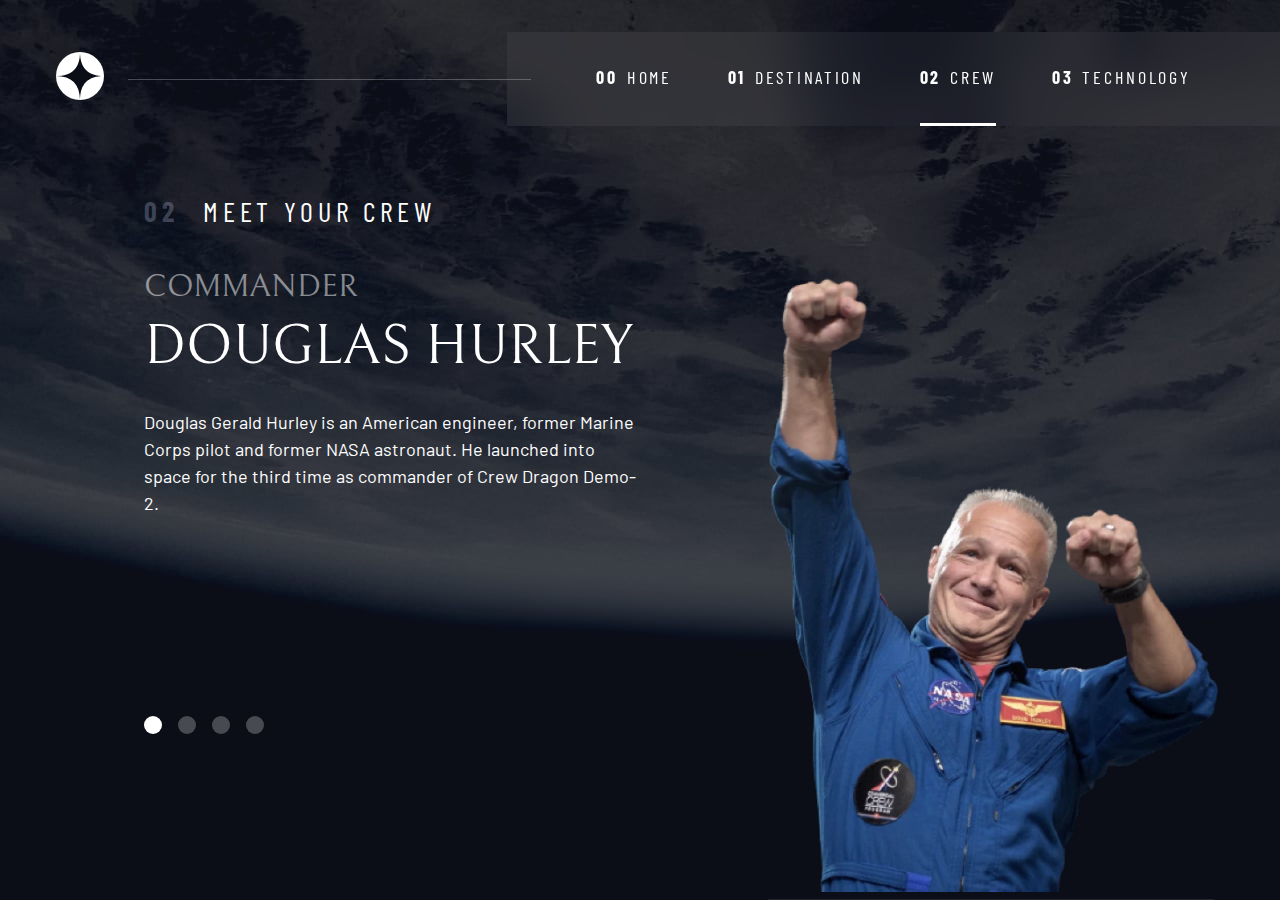
<file: crew.html>
<!DOCTYPE html>
<html lang="en">

<head>
  <meta charset="UTF-8">
  <meta name="viewport" content="width=device-width, initial-scale=1.0">

  <link rel="icon" type="image/png" sizes="32x32" href="./assets/favicon-32x32.png">
  <!-- Google fonts -->
  <link rel="preconnect" href="https://fonts.googleapis.com">
  <link rel="preconnect" href="https://fonts.gstatic.com" crossorigin>
  <link
    href="https://fonts.googleapis.com/css2?family=Barlow+Condensed:wght@400;700&family=Bellefair&family=Barlow:wght@400;700&display=swap"
    rel="stylesheet">

  <!-- Our custom CSS -->
  <link rel="stylesheet" href="index.css">
  <title>Frontend Mentor | Space tourism website</title>
  <script src="navigation.js" defer></script>
  <script src="tabs.js" defer></script>
</head>

<body class="crew">
  <a class="skip-to-content" href="#main">Skip to content</a>
  <header class="primary-header flex">
    <div>
      <img src="./assets/shared/logo.svg" alt="space tourism logo" class="logo">
    </div>
    <button class="mobile-nav-toggle" aria-controls="primary-navigation"><span class="sr-only"
        aria-expanded="false">Menu</span></button>
    <nav>
      <ul id="primary-navigation" data-visible="false" class="primary-navigation underline-indicators flex">
        <li><a class="ff-sans-cond uppercase text-white letter-spacing-2" href="index.html"><span
              aria-hidden="true">00</span>Home</a>
        <li><a class="ff-sans-cond uppercase text-white letter-spacing-2" href="destination.html"><span
              aria-hidden="true">01</span>Destination</a>
        <li class="active"><a class="ff-sans-cond uppercase text-white letter-spacing-2" href="crew.html"><span
              aria-hidden="true">02</span>Crew</a>
        <li><a class="ff-sans-cond uppercase text-white letter-spacing-2" href="technology.html"><span
              aria-hidden="true">03</span>Technology</a>
      </ul>
    </nav>
  </header>

  <main id="main" class="grid-container grid-container--crew flow">

    <h1 class="numbered-title"><span aria-hidden="true">02</span> Meet your crew</h1>
    <div class="dot-indicators flex" role="tablist" aria-label="crew member list">
      <button aria-selected="true" aria-controls="commander-tab" data-image="commander-image" role="tab" tabindex="0"><span class="sr-only">The commander</span></button>
      <button aria-selected="false" aria-controls="specialist-tab" data-image="specialist-image" role="tab" tabindex="-1"><span class="sr-only">The mission specialist</span></button>
      <button aria-selected="false" aria-controls="pilot-tab" data-image="pilot-image" role="tab" tabindex="-1"><span class="sr-only">The pilot</span></button>
      <button aria-selected="false" aria-controls="engineer-tab" data-image="engineer-image" role="tab" tabindex="-1"><span class="sr-only">The crew engineer</span></button>
    </div>
    
    <!-- commander -->
    <article class="crew-details flow" id="commander-tab" role="tabpanel" tabindex="0">
      <header class="flow flow--space-small">
        <h2 class="fs-600 ff-serif uppercase">Commander</h2>
        <p class="fs-700 uppercase ff-serif">Douglas Hurley</p>
      </header>
      <p>Douglas Gerald Hurley is an American engineer, former Marine Corps pilot
        and former NASA astronaut. He launched into space for the third time as
        commander of Crew Dragon Demo-2.</p>
    </article>

    <!-- mission specialist -->
    <article hidden class="crew-details flow" id="specialist-tab" role="tabpanel" tabindex="0">
      <header class="flow flow--space-small">
        <h2 class="fs-600 ff-serif uppercase">Mission Specialist</h2>
        <p class="fs-700 uppercase ff-serif">Mark SHuttleworth</p>
      </header>
      <p>Mark Richard Shuttleworth is the founder and CEO of Canonical, the company behind
        the Linux-based Ubuntu operating system. Shuttleworth became the first South
        African to travel to space as a space tourist.</p>
    </article> 
    
    <!-- pilot -->
    <article hidden class="crew-details flow" id="pilot-tab" role="tabpanel" tabindex="0">
      <header class="flow flow--space-small">
        <h2 class="fs-600 ff-serif uppercase">Pilot</h2>
        <p class="fs-700 uppercase ff-serif">Victor Glover</p>
      </header>
      <p>Pilot on the first operational flight of the SpaceX Crew Dragon to the
        International Space Station. Glover is a commander in the U.S. Navy where
        he pilots an F/A-18.He was a crew member of Expedition 64, and served as a
        station systems flight engineer.</p>
    </article> 
    
    <!-- engineer -->
    <article hidden class="crew-details flow" id="engineer-tab" role="tabpanel" tabindex="0">
      <header class="flow flow--space-small">
        <h2 class="fs-600 ff-serif uppercase">Flight Engineer</h2>
        <p class="fs-700 uppercase ff-serif">Anousheh Ansari</p>
      </header>
      <p>Anousheh Ansari is an Iranian American engineer and co-founder of Prodea Systems.
        Ansari was the fourth self-funded space tourist, the first self-funded woman to
        fly to the ISS, and the first Iranian in space.</p>
    </article> 

    <picture id="commander-image">
      <source srcset="assets/crew/image-douglas-hurley.webp" type="image/webp">
      <img src="assets/crew/image-douglas-hurley.png" alt="Douglas Hurley">
    </picture>

    <picture hidden id="specialist-image">
      <source srcset="assets/crew/image-mark-shuttleworth.webp" type="image/webp">
      <img src="assets/crew/image-mark-shuttleworth.png" alt="Mark Shuttleworth">
    </picture>

    <picture hidden id="pilot-image">
      <source srcset="assets/crew/image-victor-glover.webp" type="image/webp">
      <img src="assets/crew/image-victor-glover.png" alt="Victor Glover">
    </picture>

    <picture hidden id="engineer-image">
      <source srcset="assets/crew/image-anousheh-ansari.webp" type="image/webp">
      <img src="assets/crew/image-anousheh-ansari.png" alt="Anousheh Ansari">
    </picture>
  </main>
</body>

</html>
</file>
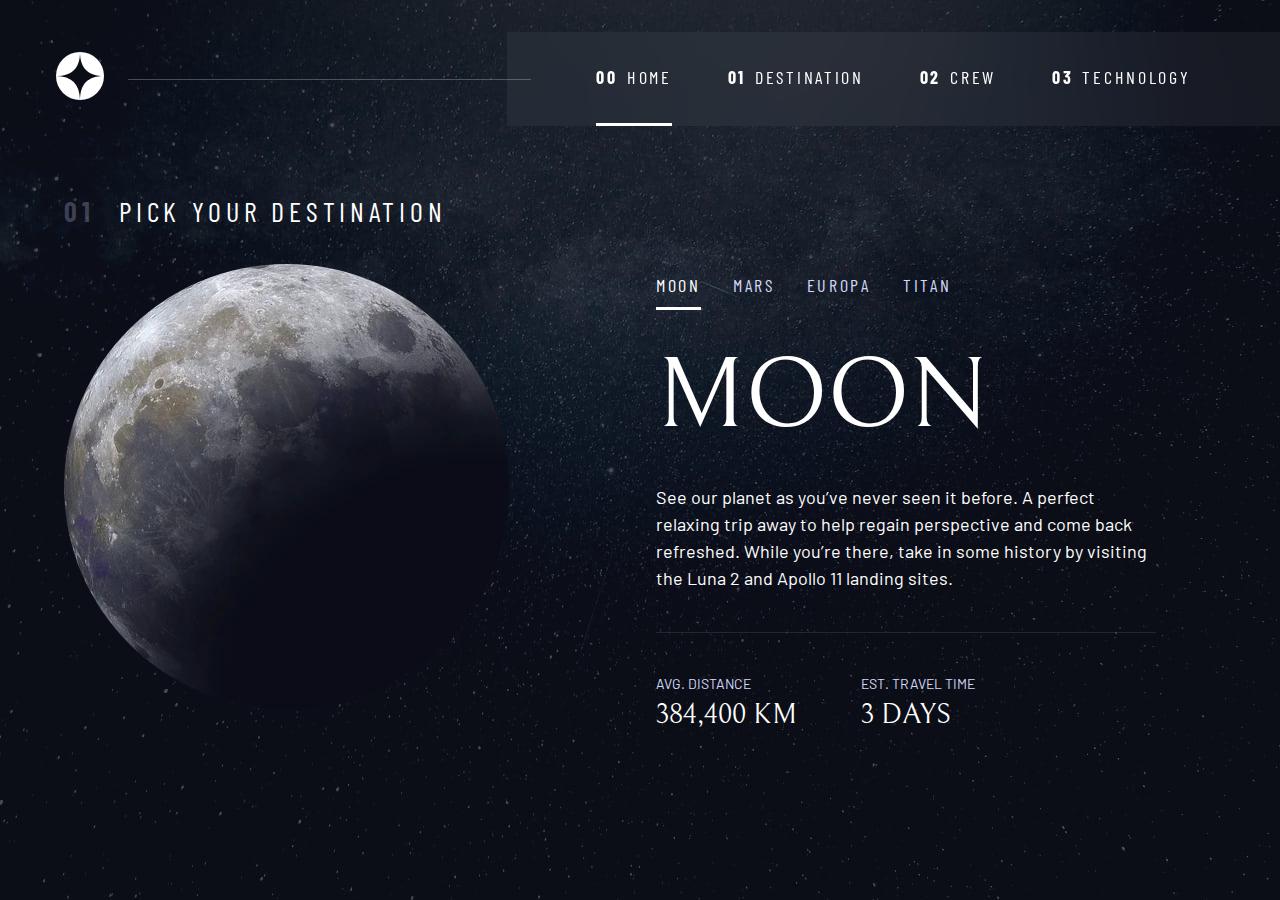
<file: destination-moon.html>
<!DOCTYPE html>
<html lang="en">

<head>
  <meta charset="UTF-8">
  <meta name="viewport" content="width=device-width, initial-scale=1.0">

  <link rel="icon" type="image/png" sizes="32x32" href="./assets/favicon-32x32.png">
  <!-- Google fonts -->
  <link rel="preconnect" href="https://fonts.googleapis.com">
  <link rel="preconnect" href="https://fonts.gstatic.com" crossorigin>
  <link
    href="https://fonts.googleapis.com/css2?family=Barlow+Condensed:wght@400;700&family=Bellefair&family=Barlow:wght@400;700&display=swap"
    rel="stylesheet">

  <!-- Our custom CSS -->
  <link rel="stylesheet" href="index.css">
  <title>Frontend Mentor | Space tourism website</title>
  <script src="index.js" defer></script>
</head>

<body class="destination">
  <a class="skip-to-content" href="#main">Skip to content</a>
  <header class="primary-header flex">
    <div>
      <img src="./assets/shared/logo.svg" alt="space tourism logo" class="logo">
    </div>
    <button class="mobile-nav-toggle" aria-controls="primary-navigation"><span class="sr-only"
        aria-expanded="false">Menu</span></button>
    <nav>
      <ul id="primary-navigation" data-visible="false" class="primary-navigation underline-indicators flex">
        <li class="active"><a class="ff-sans-cond uppercase text-white letter-spacing-2" href="index.html"><span
              aria-hidden="true">00</span>Home</a>
        <li><a class="ff-sans-cond uppercase text-white letter-spacing-2" href="destination.html"><span
              aria-hidden="true">01</span>Destination</a>
        <li><a class="ff-sans-cond uppercase text-white letter-spacing-2" href="crew.html"><span
              aria-hidden="true">02</span>Crew</a>
        <li><a class="ff-sans-cond uppercase text-white letter-spacing-2" href="technology.html"><span
              aria-hidden="true">03</span>Technology</a>
      </ul>
    </nav>
  </header>

  <main id="main" class="grid-container grid-container--destination flow">
    <h1 class="numbered-title"><span aria-hidden="true">01</span> Pick your destination</h1>

    <picture>
      <source srcset="assets/destination/image-moon.webp" type="image/webp">
      <img src="assets/destination/image-moon.png" alt="the moon">
    </picture>

    <div class="tab-list underline-indicators flex">
      <button aria-selected="true" class="uppercase ff-sans-cond text-accent letter-spacing-2">Moon</button>
      <button aria-selected="false" class="uppercase ff-sans-cond text-accent letter-spacing-2">Mars</button>
      <button aria-selected="false" class="uppercase ff-sans-cond text-accent letter-spacing-2">Europa</button>
      <button aria-selected="false" class="uppercase ff-sans-cond text-accent letter-spacing-2">Titan</button>
    </div>

    <article class="destination-info flow">
      <h2 class="fs-800 uppercase ff-serif">Moon</h2>

      <p>See our planet as you’ve never seen it before. A perfect relaxing trip away to help
        regain perspective and come back refreshed. While you’re there, take in some history
        by visiting the Luna 2 and Apollo 11 landing sites.</p>

      <div class="destination-meta flex">
        <div>
          <h3 class="text-accent fs-200 uppercase">Avg. distance</h3>
          <p class="ff-serif uppercase">384,400 km</p>
        </div>
        <div>
          <h3 class="text-accent fs-200 uppercase">Est. travel time</h3>
          <p class="ff-serif uppercase">3 days</p>
        </div>
      </div>

    </article>
  </main>


</html>
</file>
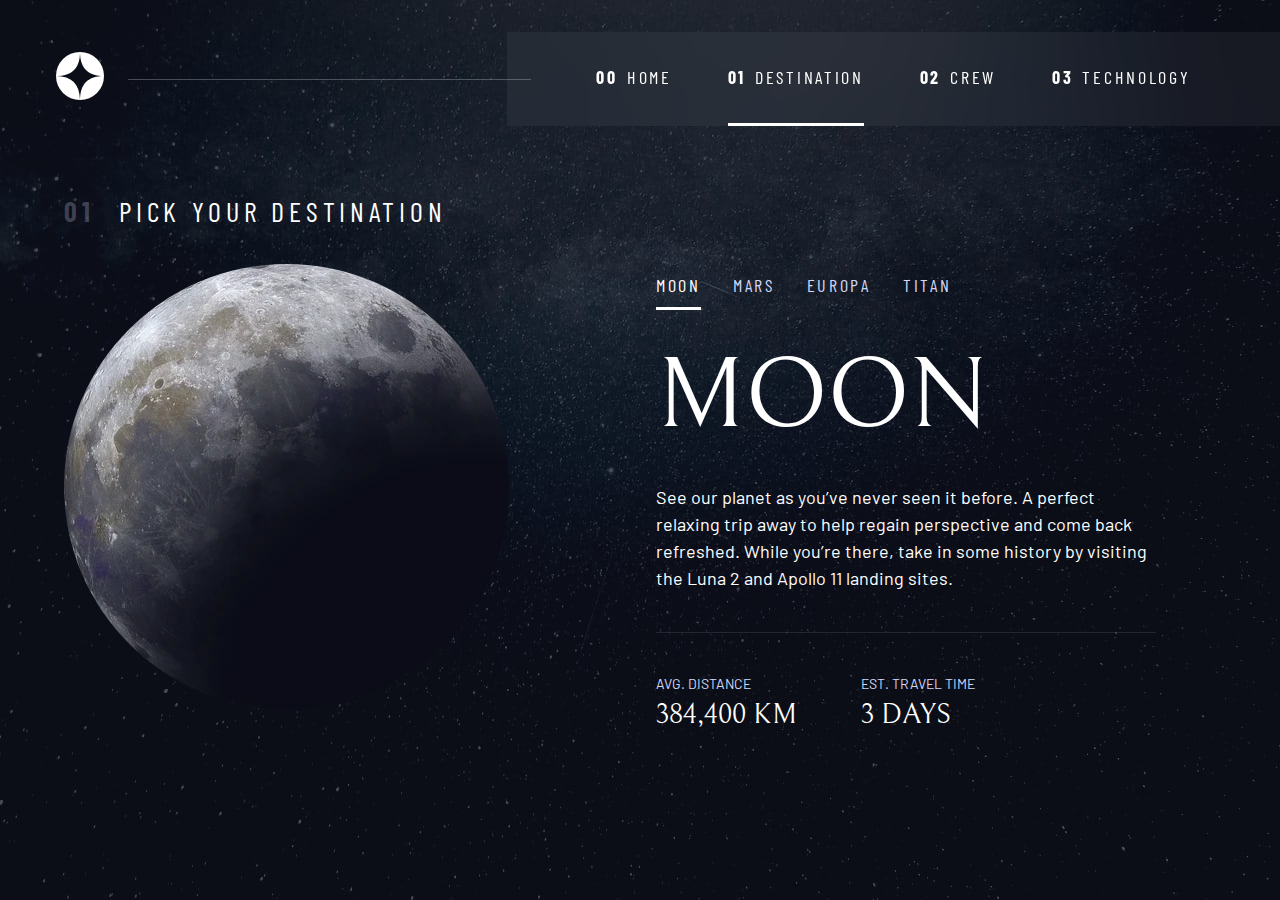
<file: destination.html>
<!DOCTYPE html>
<html lang="en">

<head>
  <meta charset="UTF-8">
  <meta name="viewport" content="width=device-width, initial-scale=1.0">

  <link rel="icon" type="image/png" sizes="32x32" href="./assets/favicon-32x32.png">
  <!-- Google fonts -->
  <link rel="preconnect" href="https://fonts.googleapis.com">
  <link rel="preconnect" href="https://fonts.gstatic.com" crossorigin>
  <link
    href="https://fonts.googleapis.com/css2?family=Barlow+Condensed:wght@400;700&family=Bellefair&family=Barlow:wght@400;700&display=swap"
    rel="stylesheet">

  <!-- Our custom CSS -->
  <link rel="stylesheet" href="index.css">
  <title>Frontend Mentor | Space tourism website</title>
  <script src="navigation.js" defer></script>
  <script src="tabs.js" defer></script>
</head>

<body class="destination">
  <a class="skip-to-content" href="#main">Skip to content</a>
  <header class="primary-header flex">
    <div>
      <img src="./assets/shared/logo.svg" alt="space tourism logo" class="logo">
    </div>
    <button class="mobile-nav-toggle" aria-controls="primary-navigation"><span class="sr-only"
        aria-expanded="false">Menu</span></button>
    <nav>
      <ul id="primary-navigation" data-visible="false" class="primary-navigation underline-indicators flex">
        <li><a class="ff-sans-cond uppercase text-white letter-spacing-2" href="index.html"><span
              aria-hidden="true">00</span>Home</a>
        <li class="active"><a class="ff-sans-cond uppercase text-white letter-spacing-2" href="destination.html"><span
              aria-hidden="true">01</span>Destination</a>
        <li><a class="ff-sans-cond uppercase text-white letter-spacing-2" href="crew.html"><span
              aria-hidden="true">02</span>Crew</a>
        <li><a class="ff-sans-cond uppercase text-white letter-spacing-2" href="technology.html"><span
              aria-hidden="true">03</span>Technology</a>
      </ul>
    </nav>
  </header>

  <main id="main" class="grid-container grid-container--destination flow">
    <h1 class="numbered-title"><span aria-hidden="true">01</span> Pick your destination</h1>

    <picture id="moon-image">
      <source srcset="assets/destination/image-moon.webp" type="image/webp">
      <img src="assets/destination/image-moon.png" alt="the moon">
    </picture>

    <picture hidden id="mars-image">
      <source srcset="assets/destination/image-mars.webp" type="image/webp">
      <img src="assets/destination/image-mars.png" alt="the mars">
    </picture>

    <picture hidden id="europa-image">
      <source srcset="assets/destination/image-europa.webp" type="image/webp">
      <img src="assets/destination/image-europa.png" alt="the europa">
    </picture>
    
    <picture hidden id="titan-image">
      <source srcset="assets/destination/image-titan.webp" type="image/webp">
      <img src="assets/destination/image-titan.png" alt="the titan">
    </picture>

    <div class="tab-list underline-indicators flex" role="tablist" aria-label="destination list">
      <button aria-selected="true" role="tab" aria-controls="moon-tab" data-image="moon-image" class="uppercase ff-sans-cond text-accent letter-spacing-2" tabindex="0">Moon</button>
      <button aria-selected="false" role="tab" aria-controls="mars-tab" data-image="mars-image" class="uppercase ff-sans-cond text-accent letter-spacing-2" tabindex="-1">Mars</button>
      <button aria-selected="false" role="tab" aria-controls="europa-tab" data-image="europa-image" class="uppercase ff-sans-cond text-accent letter-spacing-2" tabindex="-1">Europa</button>
      <button aria-selected="false" role="tab" aria-controls="titan-tab" data-image="titan-image" class="uppercase ff-sans-cond text-accent letter-spacing-2" tabindex="-1">Titan</button>
  </div>

    <!-- The moon -->
    <article class="destination-info flow" id="moon-tab" tabindex="0" role="tabpanel">
      <h2 class="fs-800 uppercase ff-serif">Moon</h2>

      <p>See our planet as you’ve never seen it before. A perfect relaxing trip away to help
        regain perspective and come back refreshed. While you’re there, take in some history
        by visiting the Luna 2 and Apollo 11 landing sites.</p>

      <div class="destination-meta flex">
        <div>
          <h3 class="text-accent fs-200 uppercase">Avg. distance</h3>
          <p class="ff-serif uppercase">384,400 km</p>
        </div>
        <div>
          <h3 class="text-accent fs-200 uppercase">Est. travel time</h3>
          <p class="ff-serif uppercase">3 days</p>
        </div>
      </div>
    </article>

    <!-- Mars -->
    <article hidden class="destination-info flow" id="mars-tab" tabindex="0" role="tabpanel">
      <h2 class="fs-800 uppercase ff-serif">Mars</h2>

      <p>Don’t forget to pack your hiking boots. You’ll need them to tackle Olympus Mons,
        the tallest planetary mountain in our solar system. It’s two and a half times
        the size of Everest!</p>

      <div class="destination-meta flex">
        <div>
          <h3 class="text-accent fs-200 uppercase">Avg. distance</h3>
          <p class="ff-serif uppercase">225 mil. km</p>
        </div>
        <div>
          <h3 class="text-accent fs-200 uppercase">Est. travel time</h3>
          <p class="ff-serif uppercase">9 months</p>
        </div>
      </div>
    </article>

    <!-- Europa -->
    <article hidden class="destination-info flow" id="europa-tab" tabindex="0" role="tabpanel">
      <h2 class="fs-800 uppercase ff-serif">Europa</h2>

      <p>The smallest of the four Galilean moons orbiting Jupiter, Europa is a
        winter lover’s dream. With an icy surface, it’s perfect for a bit of
        ice skating, curling, hockey, or simple relaxation in your snug
        wintery cabin.</p>
      <div class="destination-meta flex">
        <div>
          <h3 class="text-accent fs-200 uppercase">Avg. distance</h3>
          <p class="ff-serif uppercase">628 mil. km</p>
        </div>
        <div>
          <h3 class="text-accent fs-200 uppercase">Est. travel time</h3>
          <p class="ff-serif uppercase">3 years</p>
        </div>
      </div>
    </article>

    <!-- Titan -->
    <article hidden class="destination-info flow" id="titan-tab" tabindex="0" role="tabpanel">
      <h2 class="fs-800 uppercase ff-serif">Titan</h2>

      <p>The only moon known to have a dense atmosphere other than Earth, Titan
        is a home away from home (just a few hundred degrees colder!). As a
        bonus, you get striking views of the Rings of Saturn.</p>

      <div class="destination-meta flex">
        <div>
          <h3 class="text-accent fs-200 uppercase">Avg. distance</h3>
          <p class="ff-serif uppercase">1.6 bil. km</p>
        </div>
        <div>
          <h3 class="text-accent fs-200 uppercase">Est. travel time</h3>
          <p class="ff-serif uppercase">7 years</p>
        </div>
      </div>
    </article>

  </main>


</html>
</file>
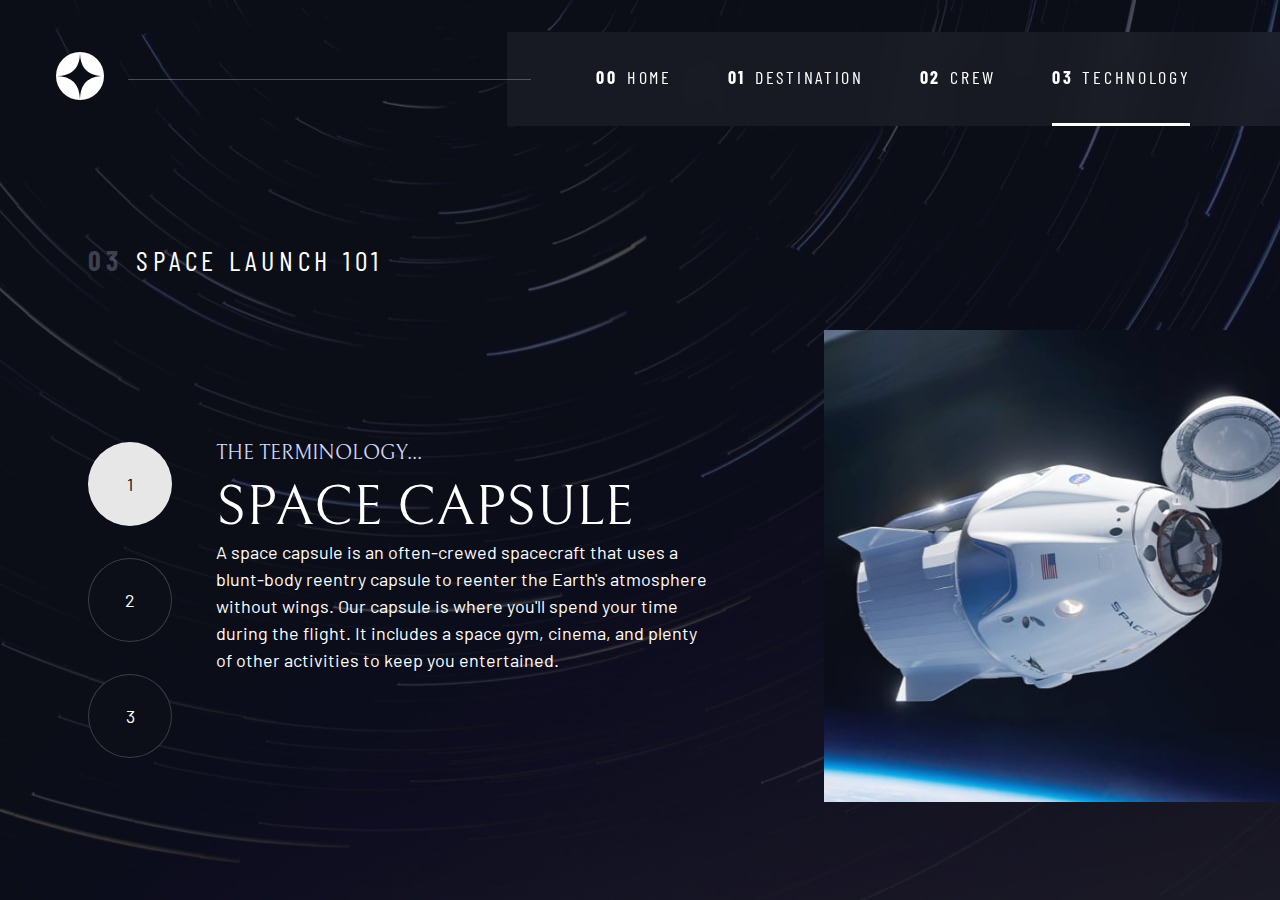
<file: technology.html>
<!DOCTYPE html>
<html lang="en">

<head>
  <meta charset="UTF-8">
  <meta name="viewport" content="width=device-width, initial-scale=1.0">

  <link rel="icon" type="image/png" sizes="32x32" href="./assets/favicon-32x32.png">
  <!-- Google fonts -->
  <link rel="preconnect" href="https://fonts.googleapis.com">
  <link rel="preconnect" href="https://fonts.gstatic.com" crossorigin>
  <link
    href="https://fonts.googleapis.com/css2?family=Barlow+Condensed:wght@400;700&family=Bellefair&family=Barlow:wght@400;700&display=swap"
    rel="stylesheet">

  <!-- Our custom CSS -->
  <link rel="stylesheet" href="index.css">
  <title>Frontend Mentor | Space tourism website</title>
  <script src="navigation.js" defer></script>
  <script src="tabs.js" defer></script>
</head>

<body class="technology">
  <a class="skip-to-content" href="#main">Skip to main content</a>

  <header class="primary-header flex">
    <div>
      <img src="./assets/shared/logo.svg" alt="space tourism logo" class="logo">
    </div>
    <button class="mobile-nav-toggle" aria-controls="primary-navigation"><span class="sr-only"
        aria-expanded="false">Menu</span></button>
    <nav>
      <ul id="primary-navigation" data-visible="false" class="primary-navigation underline-indicators flex">
        <li><a class="ff-sans-cond uppercase text-white letter-spacing-2" href="index.html"><span
              aria-hidden="true">00</span>Home</a>
        <li><a class="ff-sans-cond uppercase text-white letter-spacing-2" href="destination.html"><span
              aria-hidden="true">01</span>Destination</a>
        <li><a class="ff-sans-cond uppercase text-white letter-spacing-2" href="crew.html"><span
              aria-hidden="true">02</span>Crew</a>
        <li class="active"><a class="ff-sans-cond uppercase text-white letter-spacing-2" href="technology.html"><span
              aria-hidden="true">03</span>Technology</a>
      </ul>
    </nav>
  </header>

  <main id="main" class="grid-container grid-container--technology">
    <h1 class="numbered-title numbered-title--technology"><span aria-hidden="true">03</span>Space launch 101</h1>

    <div class="numbered-indicators flex" role="tablist" aria-label="technology tablist">
      <button class="medium-button" aria-selected="true" aria-controls="capsule-tab" data-image="capsule-image" role="tab" tabindex="0">1</button>
      <button class="medium-button" aria-selected="false" aria-controls="spaceport-tab" data-image="spaceport-image" role="tab" tabindex="-1">2</button>
      <button class="medium-button" aria-selected="false" aria-controls="vehicle-tab" data-image="vehicle-image" role="tab" tabindex="-1">3</button>
    </div>

    <!-- Space Capsule -->
    <article class="technology-details" id="capsule-tab" role="tabpanel" tabindex="0">
      <header class="flow flow--space-small">
        <h2 class="fs-600 ff-serif uppercase">The terminology...</h2>
        <p class="fs-700 uppercase ff-serif">Space capsule</p>
      </header>
      <p>A space capsule is an often-crewed spacecraft that uses a blunt-body reentry capsule to reenter the Earth's
        atmosphere without wings. Our capsule is where you'll spend your time during the flight. It includes a space
        gym, cinema, and plenty of other activities to keep you entertained.</p>
    </article>

    <article hidden class="technology-details" id="spaceport-tab" role="tabpanel" tabindex="0">
      <header class="flow flow--space-small">
        <h2 class="fs-600 ff-serif uppercase">The terminology...</h2>
        <p class="fs-700 uppercase ff-serif">Spaceport</p>
      </header>
      <p>A spaceport or cosmodrome is a site for launching (or receiving) spacecraft, by analogy to the seaport for
        ships or airport for aircraft. Based in the famous Cape Canaveral, our spaceport is ideally situated to take
        advantage of the Earth’s rotation for launch.</p>
    </article>

    <article hidden class="technology-details" id="vehicle-tab" role="tabpanel" tabindex="0">
      <header class="flow flow--space-small">
        <h2 class="fs-600 ff-serif uppercase">The terminology...</h2>
        <p class="fs-700 uppercase ff-serif">Launch Vehicle</p>
      </header>
      <p>A launch vehicle or carrier rocket is a rocket-propelled vehicle used to carry a payload from Earth's surface
        to space, usually to Earth orbit or beyond. Our WEB-X carrier rocket is the most powerful in operation. Standing
        150 metres tall, it's quite an awe-inspiring sight on the launch pad!</p>
    </article>


    <picture id="capsule-image">
      <!-- <source class="technology-image-landscape" srcset="assets/technology/image-space-capsule-landscape.jpg" type="image/webp"> -->
      <img class="technology-image-landscape" src="assets/technology/image-space-capsule-landscape.jpg" alt="space capsule image">
      <!-- <source class="technology-image-portrait" srcset="assets/technology/image-space-capsule-portrait.jpg" type="image/webp"> -->
      <img class="technology-image-portrait" src="assets/technology/image-space-capsule-portrait.jpg" alt="space capsule image">
    </picture>

    <picture hidden id="spaceport-image">
      <img class="technology-image-landscape" src="assets/technology/image-spaceport-landscape.jpg" alt="spaceport image">
      <img class="technology-image-portrait" src="assets/technology/image-spaceport-portrait.jpg" alt="spaceport image">
    </picture>

    <picture hidden id="vehicle-image">
      <img class="technology-image-landscape" src="assets/technology/image-launch-vehicle-landscape.jpg" alt="vehicle image">
      <img class="technology-image-portrait" src="assets/technology/image-launch-vehicle-portrait.jpg" alt="vehicle image">
    </picture>
  </main>

</body>

</html>
</file>
<file: index.css>
/* --------------------------- */
/* Custom properties */
/* --------------------------- */
:root {
  /* colors */
  --clr-dark: 230 35% 7%;
  --clr-light: 231 77% 90%;
  --clr-white: 0 0% 100%;

  /* font-sizes */
  --fs-900: clamp(5rem, 8vw + 1rem, 9.375rem);
  --fs-800: 3.5rem;
  --fs-700: 1.5rem;
  --fs-600: 1rem;
  --fs-500: 1rem;
  --fs-400: 0.9375rem;
  --fs-300: 1rem;
  --fs-200: 0.875rem;

  /* font families */
  --ff-serif: "Bellefair", serif;
  --ff-sans-cond: "Barlow Condensed", sans-serif;
  --ff-sans-normal: "Barlow", sans-serif;

  /* utilities */
  --margin-top-medium: 7rem;
}

@media (min-width: 35em) {
  :root {
    /* font-sizes */
    --fs-800: 5rem;
    --fs-700: 2.5rem;
    --fs-600: 1.5rem;
    --fs-500: 1.25rem;
    --fs-400: 1rem;
  }
}

@media (min-width: 45em) {
  :root {
    /* font-sizes */
    --fs-800: 6.25rem;
    --fs-700: 3.5rem;
    --fs-600: 2rem;
    --fs-500: 1.75rem;
    --fs-400: 1.125rem;
  }
}

/* --------------------------- */
/* Reset */
/* --------------------------- */

/* https://piccalil.li/blog/a-modern-css-reset/ */

/* Box sizing */
*,
*::before,
*::after {
  box-sizing: border-box;
}

/* Reset margins */
body,
h1,
h2,
h3,
h4,
h5,
p,
figure,
picture {
  margin: 0;
}

h1,
h2,
h3,
h4,
h5,
h6,
p {
  font-weight: 400;
}

/* set up the body */
body {
  font-family: var(--ff-sans-normal);
  font-size: var(--fs-400);
  color: hsl(var(--clr-white));
  background-color: hsl(var(--clr-dark));
  line-height: 1.5;
  min-height: 100vh;

  display: grid;
  grid-template-rows: min-content 1fr;

  overflow-x: hidden;
}

/* make images easier to work with */
img,
picture {
  max-width: 100%;
  /* display: block; */
}

/* make form elements easier to work width */
input,
button,
textarea,
select {
  font: inherit;
}

/* remove animations for people who've turned them off */
@media (prefers-reduced-motion: reduce) {
  *,
  *::before,
  *::after {
    animation-duration: 0.01ms !important;
    animation-iteration-count: 1 !important;
    transition-duration: 0.01ms !important;
    scroll-behavior: auto !important;
  }
}

/* --------------------------- */
/* Utility classes */
/* --------------------------- */

/* general */

.flex {
  display: flex;
  gap: var(--gap, 1rem);
}

/* .flex.even-columns > * {
  width: 100%;
  outline: 1px solid lime;
} */

.grid {
  display: grid;
  gap: var(--gap, 1rem);
}

.d-block {
  display: block;
}

/* ilk child elementi haric digerlerine uygulaniyor, eger flow-space tanimliysa o deger degilse 1rem default */
.flow > *:where(:not(:first-child)) {
  margin-top: var(--flow-space, 1rem);
}

.flow--space-small {
  --flow-space: .75rem;
}

.container {
  padding-inline: 2em;
  max-width: 80rem;
  margin-inline: auto; /* margin: 0 auto; */
}

.sr-only {
  position: absolute;
  width: 1px;
  height: 1px;
  padding: 0;
  margin: -1px;
  overflow: hidden;
  clip: rect(0, 0, 0, 0);
  white-space: nowrap; /* added line */
  border: 0;
}

.skip-to-content {
  position: absolute;
  z-index: 9999;
  background: hsl(var(--clr-white));
  color: hsl(var(--clr-dark));
  padding: 0.5em 1em;
  margin-inline: auto;
  transform: translateY(-102%);
  transition: transform 0.2s ease-in;
}

.skip-to-content:focus {
  transform: translateY(0);
}

/* colors */

.bg-dark {
  background-color: hsl(var(--clr-dark));
}
.bg-accent {
  background-color: hsl(var(--clr-light));
}
.bg-white {
  background-color: hsl(var(--clr-white));
}

.text-dark {
  color: hsl(var(--clr-dark));
}
.text-accent {
  color: hsl(var(--clr-light));
}
.text-white {
  color: hsl(var(--clr-white));
}

/* typography */

.ff-serif {
  font-family: var(--ff-serif);
}
.ff-sans-cond {
  font-family: var(--ff-sans-cond);
}
.ff-sans-normal {
  font-family: var(--ff-sans-normal);
}

.letter-spacing-1 {
  letter-spacing: 4.75px;
}
.letter-spacing-2 {
  letter-spacing: 2.7px;
}
.letter-spacing-3 {
  letter-spacing: 2.35px;
}

.uppercase {
  text-transform: uppercase;
}

.fs-900 {
  font-size: var(--fs-900);
}
.fs-800 {
  font-size: var(--fs-800);
}
.fs-700 {
  font-size: var(--fs-700);
}
.fs-600 {
  font-size: var(--fs-600);
}
.fs-500 {
  font-size: var(--fs-500);
}
.fs-400 {
  font-size: var(--fs-400);
}
.fs-300 {
  font-size: var(--fs-300);
}
.fs-200 {
  font-size: var(--fs-200);
}

.fs-900,
.fs-800,
.fs-700,
.fs-600 {
  line-height: 1.1;
}

.numbered-title {
  font-family: var(--ff-sans-cond);
  font-size: var(--fs-500);
  text-transform: uppercase;
  letter-spacing: 4.72px;
}

.numbered-title span {
  margin-right: 0.5em;
  font-weight: 700;
  color: hsl(var(--clr-light) / 0.25);
}

/* --------------------------- */
/* Components */
/* --------------------------- */

.large-button {
  font-size: 2rem;
  position: relative;
  display: inline-grid;
  z-index: 1;
  place-items: center;
  padding: 0 2em;
  border-radius: 50%;
  aspect-ratio: 1;
  text-decoration: none;
}

.large-button::after {
  content: "";
  position: absolute;
  z-index: -1;
  width: 100%;
  height: 100%;
  background: hsl(var(--clr-white) / 0.15);
  border-radius: 50%;
  opacity: 0;
  transition: opacity 500ms linear, transform 750ms ease-in-out;
}

.large-button:hover::after,
.large-button:focus::after {
  opacity: 1;
  transform: scale(1.5);
}

/* primary-header */

.logo {
  margin: 1.5rem clamp(1.5rem, 5vw, 3.5rem);
}

.primary-header {
  justify-content: space-between;
  align-items: center;
}

.primary-navigation {
  --gap: clamp(1.5rem, 5vw, 3.5rem);
  --underline-gap: 2rem;
  list-style: none;
  padding: 0;
  margin: 0;
  background: hsl(var(--clr-dark) / 0.95);
  /* backdrop-filter: blur(1.5rem); */
}

.primary-navigation a {
  text-decoration: none;
}

.primary-navigation a > span {
  font-weight: 700;
  margin-right: 0.5em;
}

/* This code works only if the browser is supporting */
@supports (backdrop-filter: blur(1.5rem)) {
  .primary-navigation {
    background: hsl(var(--clr-white) / 0.05);
    backdrop-filter: blur(1.5rem);
  }
}

.mobile-nav-toggle {
  display: none;
}

@media (max-width: 35rem) {
  .primary-navigation {
    --underline-gap: 0.5rem;
    position: fixed;
    z-index: 1000;
    inset: 0 0 0 30%;
    padding: min(20rem, 15vh) 2rem;
    flex-direction: column;
    transform: translateX(100%);
    transition: transform 0.35s ease-in-out;
  }

  .primary-navigation[data-visible="true"] {
    transform: translateX(0);
  }

  .mobile-nav-toggle {
    display: block;
    position: absolute;
    z-index: 2000;
    right: 1rem;
    top: 2rem;
    background: transparent;
    background-image: url(./assets/shared/icon-hamburger.svg);
    background-repeat: no-repeat;
    background-position: center;
    width: 1.5rem;
    aspect-ratio: 1;
    border: 0;
  }

  .mobile-nav-toggle[aria-expanded="true"] {
    background-image: url(./assets/shared/icon-close.svg);
  }

  .mobile-nav-toggle:focus-visible {
    outline: 5px solid white;
    outline-offset: 5px;
  }

  .primary-navigation.underline-indicators > .active {
    border: 0;
  }
}

@media (min-width: 35em) {
  .primary-navigation {
    padding-inline: clamp(3rem, 7vw, 7rem);
  }
}

@media (min-width: 35em) and (max-width: 44.999em) {
  .primary-navigation a > span {
    display: none;
  }
}

@media (min-width: 45em) {
  .primary-header::before {
    content: "";
    display: block;
    position: relative;
    height: 1px;
    width: 100%;
    margin-right: -2.5rem;
    background: hsl(var(--clr-white) / 0.25);
    order: 1;
    z-index: 4000;
  }

  nav {
    order: 2;
  }

  .primary-navigation {
    margin-block: 2rem;
  }
}

.underline-indicators > * {
  cursor: pointer;
  padding: var(--underline-gap, .5rem) 0;
  border: 0;
  border-bottom: 0.2rem solid hsl(var(--clr-white) / 0);
  background-color: transparent;
}

.underline-indicators > *:hover,
.underline-indicators > *:focus {
  border-color: hsl(var(--clr-white) / 0.5);
}

.underline-indicators > .active,
.underline-indicators > [aria-selected="true"] {
  color: hsl(var(--clr-white) / 1);
  border-color: hsl(var(--clr-white) / 1);
}

.tab-list {
  --gap: 2rem;
}

.dot-indicators > * {
  cursor: pointer;
  border: 0;
  border-radius: 50%;
  padding: 0.5em;
  background-color: hsl(var(--clr-white) / 0.25);
}

.dot-indicators > *:hover,
.dot-indicators > *:focus {
  background-color: hsl(var(--clr-white) / 0.5);
}

.dot-indicators > [aria-selected="true"] {
  background-color: hsl(var(--clr-white) / 1);
}

.medium-button {
  position: relative;
  display: grid;
  z-index: 1;
  place-items: center;
  padding: 0 2em;
  border-radius: 50%;
  aspect-ratio: 1;
  text-decoration: none;
  border: 1px solid hsl(var(--clr-white) / 0.2);
  background: hsl(var(--clr-dark));
  color: hsl(var(--clr-white) / 1);
  transition: all 0.15s ease-in;
}

.medium-button:hover,
.medium-button:focus {
  border: 1px solid hsl(var(--clr-white) / 0.6);
}

.numbered-indicators > [aria-selected="true"] {
  background: hsl(var(--clr-white) / .9);
  color: hsl(var(--clr-dark));
}

/* --------------------------- */
/* Page specific background */
/* --------------------------- */
body {
  background-size: cover;
  background-position: bottom center;
}

/* home */
.home {
  background-image: url(./assets/home/background-home-mobile.jpg);
}

@media (min-width: 35rem) {
  .home {
    background-position: center center;
    background-image: url(./assets/home/background-home-tablet.jpg);
  }
}

@media (min-width: 45rem) {
  .home {
    background-image: url(./assets/home/background-home-desktop.jpg);
  }
}

/* destination */
.destination {
  background-image: url(./assets/destination/background-destination-mobile.jpg);
}

@media (min-width: 35rem) {
  .destination {
      background-position: center center;
      background-image: url(./assets/destination/background-destination-tablet.jpg);
  }
}

@media (min-width: 45rem) {
  .destination {
      background-image: url(./assets/destination/background-destination-desktop.jpg);
  }
} 

/* crew */
.crew {
  background-image: url(./assets/crew/background-crew-mobile.jpg);
}

@media (min-width: 35rem) {
  .crew {
      background-position: center center;
      background-image: url(./assets/crew/background-crew-tablet.jpg);
  }
}

@media (min-width: 45rem) {
  .crew {
      background-image: url(./assets/crew/background-crew-desktop.jpg);
  }
} 

/* technology */
.technology {
  background-image: url(./assets/technology/background-technology-mobile.jpg);
}

@media (min-width: 35rem) {
  .technology {
      background-position: center center;
      background-image: url(./assets/technology/background-technology-tablet.jpg);
  }
}

@media (min-width: 45rem) {
  .technology {
      background-image: url(./assets/technology/background-technology-desktop.jpg);
  }
} 

/* ----------------------------- */
/* Layout                        */
/* ----------------------------- */

.grid-container {
  display: grid;
  text-align: center;
  place-items: center;
  padding-inline: 1rem;
}

.grid-container p:not([class]) {
  /* max-width: 65vw; */
  max-width: 50ch;
}

.numbered-title {
  grid-area: title;
}

/* destination layout */

.grid-container--destination {
  /* flow-space flow class ile baglantili */
  --flow-space: 2rem;
  grid-template-areas:
    "title"
    "image"
    "tabs"
    "content";
}

.grid-container--destination > picture {
  grid-area: image;
  max-width: 60%;
  align-self: start;
}

.grid-container--destination > .tab-list {
  grid-area: tabs;
}

.grid-container--destination > .destination-info {
  grid-area: content;
}

.destination-meta {
  flex-direction: column;
  border-top: 1px solid hsl(var(--clr-white) / 0.1);
  padding-top: 2.5rem;
  margin-top: 2.5rem;
}

.destination-meta p {
  font-size: 1.75rem;
}

/* crew layout */

.grid-container--crew {
  --flow-space: 2rem;
  grid-template-areas:
    "title"
    "image"
    "tabs"
    "content";
}

.grid-container--crew > picture {
  grid-area: image;
  max-width: 60%;
  border-bottom: 1px solid hsl(var(--clr-white) / 0.1);
}

.grid-container--crew > .dot-indicators {
  grid-area: tabs;
}

.grid-container--crew > .crew-details {
  grid-area: content;
}

.crew-details h2 {
  opacity: .5
  /* color: hsl( var(--clr-white) / .5); */
}

/* technology layout */
.grid-container--technology {
  --flow-space: 0.1rem;
  grid-template-areas:
    "title"
    "image"
    "tabs"
    "content";
  padding-inline: 0;
}

.grid-container--technology > picture, img {
  grid-area: image;
  max-width: 101%;
  align-self: start;
}

.grid-container--technology > .numbered-indicators {
  grid-area: tabs;
}

.grid-container--technology > .technology-details {
  grid-area: content;
}

.technology-details {
  padding-inline: 1rem;
}

.technology-details h2 {
  color: hsl(var(--clr-light));
}

.technology-image-portrait {
  display: none;
}

@media (min-width: 35em) {
  .numbered-title {
    justify-self: start;
    margin-top: 2rem;
  }

  .destination-meta {
    flex-direction: row;
    justify-content: space-evenly;
  }

  .grid-container--crew {
    --flow-space: 2rem;
    grid-template-areas:
      "title"
      "content"
      "tabs"
      "image";
  }

  .grid-container--technology {
    --flow-space: 2rem;
    grid-template-areas: 
      "title"
      "image"
      "tabs"
      "content";
  }

  .numbered-title--technology {
    padding-inline: 1rem;
  }
}

@media (min-width: 45em) {
  .grid-container {
    text-align: left;
    column-gap: var(--container-gap, 2rem);
    grid-template-columns: minmax(1rem, 1fr) repeat(2, minmax(0, 40rem)) minmax(1rem, 1fr);
  }

  .grid-container--home > *:first-child {
    grid-column: 2;
  }

  .grid-container--home > *:last-child {
    grid-column: 3;
  }

  .grid-container--home {
    padding-bottom: max(6rem, 20vh);
    align-items: end;
  }

  .grid-container--destination {
    justify-items: start;
    align-content: start;
    grid-template-areas:
      ". title title ."
      ". image tabs ."
      ". image content .";
  }

  .grid-container--destination > picture {
    max-width: 90%;
  }

  .destination-meta {
    --gap: min(5vw, 6rem);
    justify-content: start;
  }

  .grid-container--crew {
    grid-template-columns: minmax(1rem, 1fr) minmax(0, 37rem) minmax(0, 23rem) minmax(1rem, 1fr);
    justify-items: start;
    padding-bottom: 0;
    grid-template-areas:
      ". title title ."
      ". content image ."
      ". tabs image .";
    align-items: start;
  }


  /* .grid-container--crew > .dot-indicators {
    justify-self: start;
  } */

  /* Making the image stick to the bottom, can cause problem on really large screens */
  .grid-container--crew > picture {
    grid-column: span 2;
    align-self: end;
    max-width: 90%;
  }

  /* technology */
  .grid-container--technology {
    --flow-space: 5rem;
    grid-template-columns: minmax(1rem, 1fr) minmax(1rem, 5rem) minmax(0, 37rem) minmax(0, 23rem) minmax(1rem, 1fr) ;
    grid-template-areas: 
      ". title title . ."
      ". tabs content image . ";
    justify-items: start;
  }

  .numbered-indicators {
    flex-direction: column;
    align-self: start;
    gap: 2rem;
    margin-top: var(--margin-top-medium);
  }
  .numbered-title--technology {
    padding-inline: 0;
  }

  .technology-image-landscape {
    display: none;
  }

  .technology-image-portrait {
    display: block;
  }

  .grid-container--technology > picture {
    grid-column: span 2;
    max-width: 100%;
    justify-self: end;
    align-self: start;
  }

  .technology-details {
    align-self: start;
    margin-top: var(--margin-top-medium);
  }

  .technology-details h2 {
    font-size: 1.3rem;
  }

  
}
</file>
